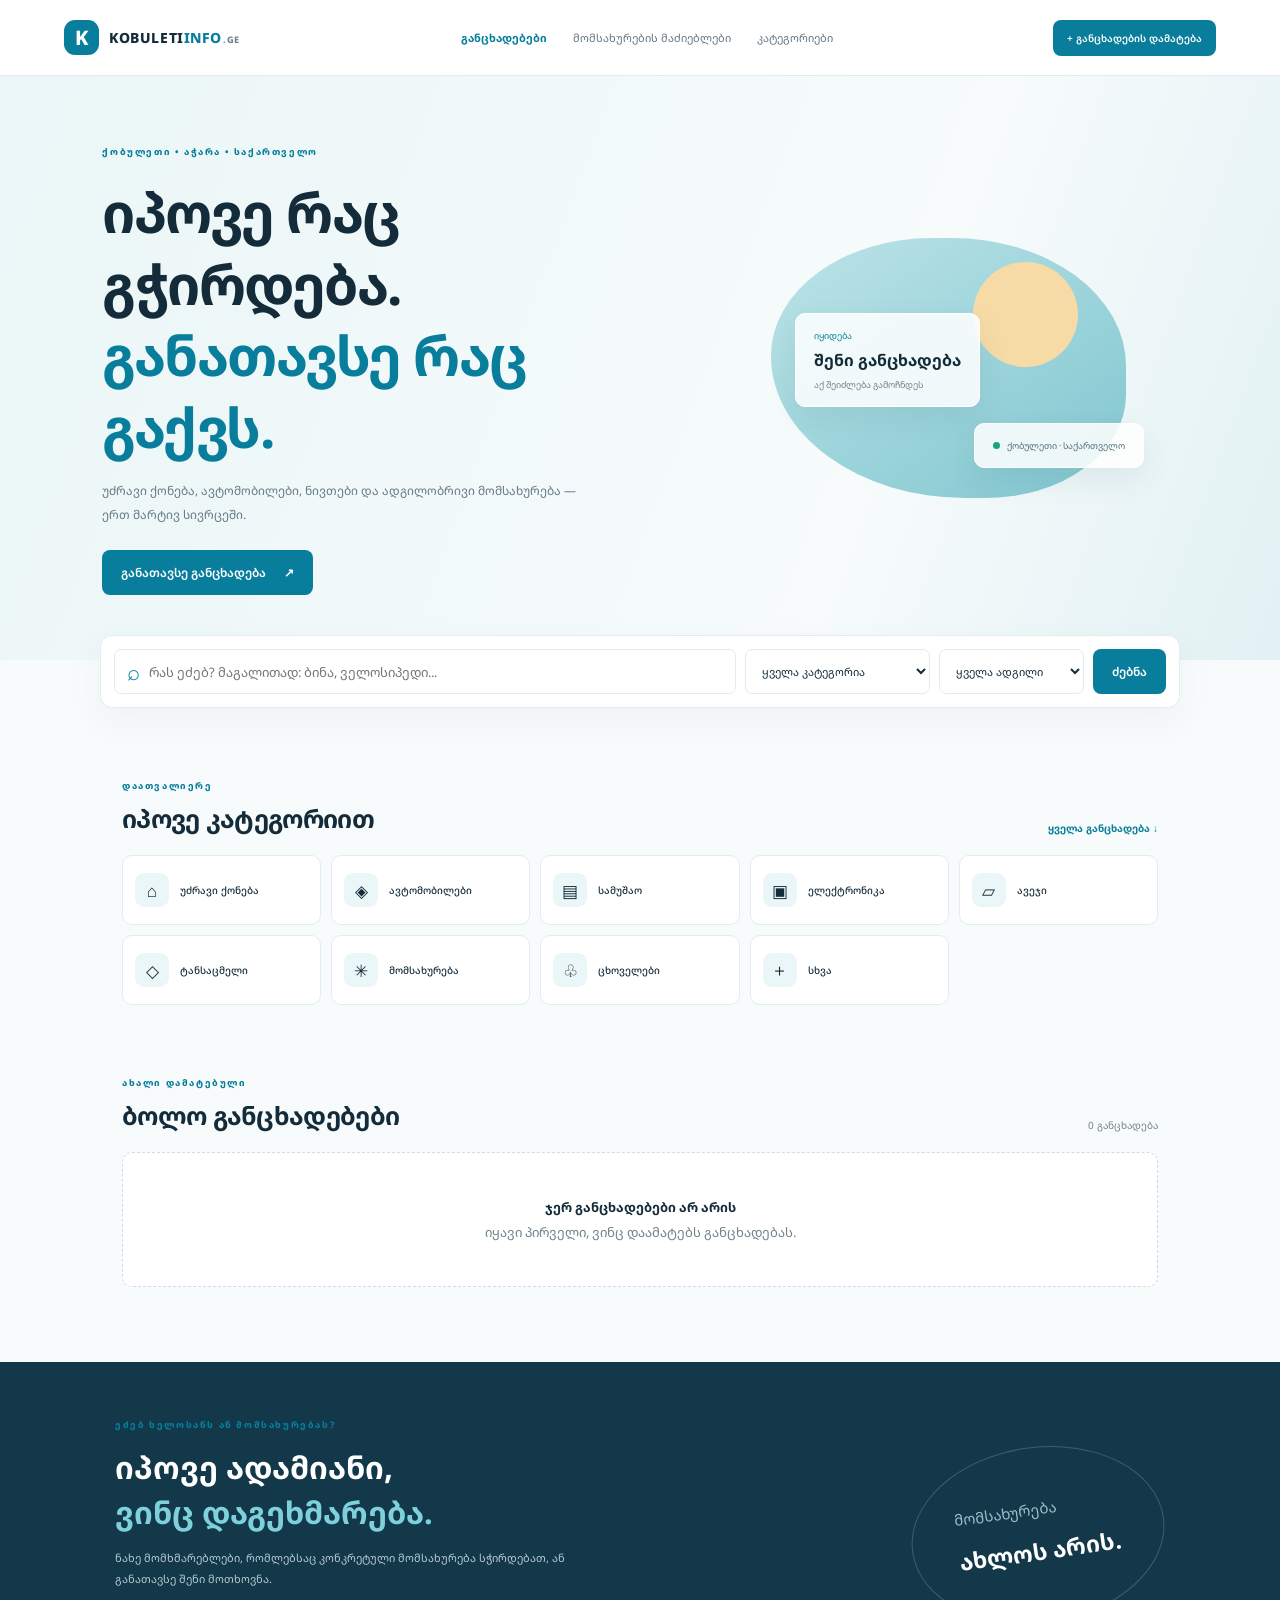
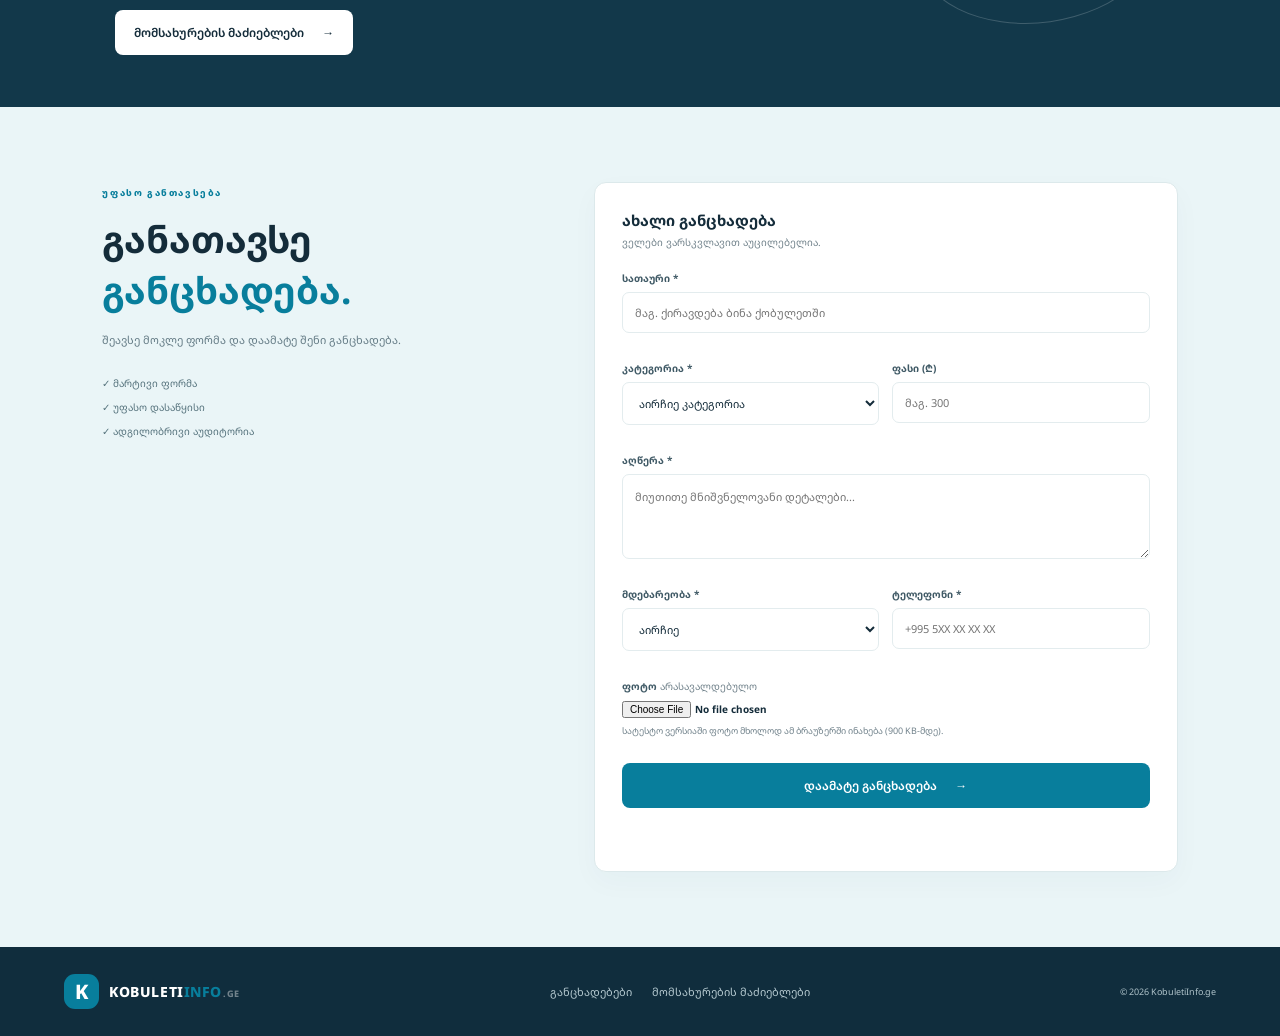
<file: index.html>
<!doctype html>
<html lang="ka">
<head>
<meta charset="utf-8"><meta name="viewport" content="width=device-width,initial-scale=1">
<meta name="description" content="KobuletiInfo.ge — განცხადებები, ადგილობრივი სერვისები და ყველაფერი ქობულეთისთვის.">
<title>KobuletiInfo.ge — განცხადებები და სერვისები</title><link rel="stylesheet" href="style.css">
</head>
<body>
<header class="header"><a class="logo" href="index.html"><span class="logo-icon">K</span><span>KOBULETI<span class="blue">INFO</span><small>.GE</small></span></a>
<nav><a class="active" href="index.html">განცხადებები</a><a href="services.html">მომსახურების მაძიებლები</a><a href="#categories">კატეგორიები</a></nav>
<a class="button header-button" href="#add">+ განცხადების დამატება</a><button class="menu-toggle" id="menuToggle" aria-label="მენიუ">☰</button></header>
<main>
<section class="hero">
<div class="hero-copy"><span class="eyebrow">ქობულეთი • აჭარა • საქართველო</span><h1>იპოვე რაც გჭირდება.<br><span>განათავსე რაც გაქვს.</span></h1><p>უძრავი ქონება, ავტომობილები, ნივთები და ადგილობრივი მომსახურება — ერთ მარტივ სივრცეში.</p><a class="button" href="#add">განათავსე განცხადება <b>↗</b></a></div>
<div class="hero-visual"><div class="visual-circle"></div><div class="visual-card card-top"><span>იყიდება</span><strong>შენი განცხადება</strong><small>აქ შეიძლება გამოჩნდეს</small></div><div class="visual-card card-bottom"><span class="dot"></span> ქობულეთი · საქართველო</div></div>
</section>
<section class="search-wrap"><div class="search-field"><span>⌕</span><input id="searchInput" placeholder="რას ეძებ? მაგალითად: ბინა, ველოსიპედი..."></div><select id="categoryFilter"><option value="">ყველა კატეგორია</option></select><select id="locationFilter"><option value="">ყველა ადგილი</option><option>ქობულეთი</option><option>ბათუმი</option><option>სხვა</option></select><button class="button" id="searchBtn">ძებნა</button></section>
<section class="content-section" id="categories"><div class="section-head"><div><span class="eyebrow">დაათვალიერე</span><h2>იპოვე კატეგორიით</h2></div><a class="plain-link" href="#listings">ყველა განცხადება ↓</a></div><div class="category-grid" id="categoryGrid"></div></section>
<section class="content-section listings-section" id="listings"><div class="section-head"><div><span class="eyebrow">ახალი დამატებული</span><h2>ბოლო განცხადებები</h2></div><span class="muted" id="resultCount">0 განცხადება</span></div><div class="listing-grid" id="listingGrid"></div></section>
<section class="split-promo"><div><span class="eyebrow">ეძებ ხელოსანს ან მომსახურებას?</span><h2>იპოვე ადამიანი,<br><span>ვინც დაგეხმარება.</span></h2><p>ნახე მომხმარებლები, რომლებსაც კონკრეტული მომსახურება სჭირდებათ, ან განათავსე შენი მოთხოვნა.</p><a class="button button-light" href="services.html">მომსახურების მაძიებლები <b>→</b></a></div><div class="promo-mark">მომსახურება<br><strong>ახლოს არის.</strong></div></section>
<section class="add-section" id="add"><div class="add-intro"><span class="eyebrow">უფასო განთავსება</span><h2>განათავსე<br><span>განცხადება.</span></h2><p>შეავსე მოკლე ფორმა და დაამატე შენი განცხადება.</p><div class="mini-points"><span>✓ მარტივი ფორმა</span><span>✓ უფასო დასაწყისი</span><span>✓ ადგილობრივი აუდიტორია</span></div></div>
<form id="listingForm" class="form-card"><h3>ახალი განცხადება</h3><p class="form-sub">ველები ვარსკვლავით აუცილებელია.</p>
<label>სათაური *<input name="title" required maxlength="90" placeholder="მაგ. ქირავდება ბინა ქობულეთში"></label>
<div class="two-col"><label>კატეგორია *<select name="category" id="formCategory" required><option value="">აირჩიე კატეგორია</option></select></label><label>ფასი (₾)<input name="price" type="number" min="0" placeholder="მაგ. 300"></label></div>
<label>აღწერა *<textarea name="description" required rows="3" maxlength="1200" placeholder="მიუთითე მნიშვნელოვანი დეტალები..."></textarea></label>
<div class="two-col"><label>მდებარეობა *<select name="location" required><option value="">აირჩიე</option><option>ქობულეთი</option><option>ბათუმი</option><option>სხვა</option></select></label><label>ტელეფონი *<input name="phone" required type="tel" placeholder="+995 5XX XX XX XX"></label></div>
<label>ფოტო <span class="optional">არასავალდებულო</span><input id="photoInput" type="file" accept="image/*"><small class="hint">სატესტო ვერსიაში ფოტო მხოლოდ ამ ბრაუზერში ინახება (900 KB-მდე).</small></label><div id="photoPreview" class="photo-preview"></div>
<button class="button full" type="submit">დაამატე განცხადება <b>→</b></button><p id="formMessage" class="message" role="status"></p></form></section>
</main>
<footer><a class="logo footer-logo" href="index.html"><span class="logo-icon">K</span><span>KOBULETI<span class="blue">INFO</span><small>.GE</small></span></a><div><a href="index.html">განცხადებები</a><a href="services.html">მომსახურების მაძიებლები</a></div><small>© <span id="year"></span> KobuletiInfo.ge</small></footer>
<script src="app.js"></script></body></html>
</file>
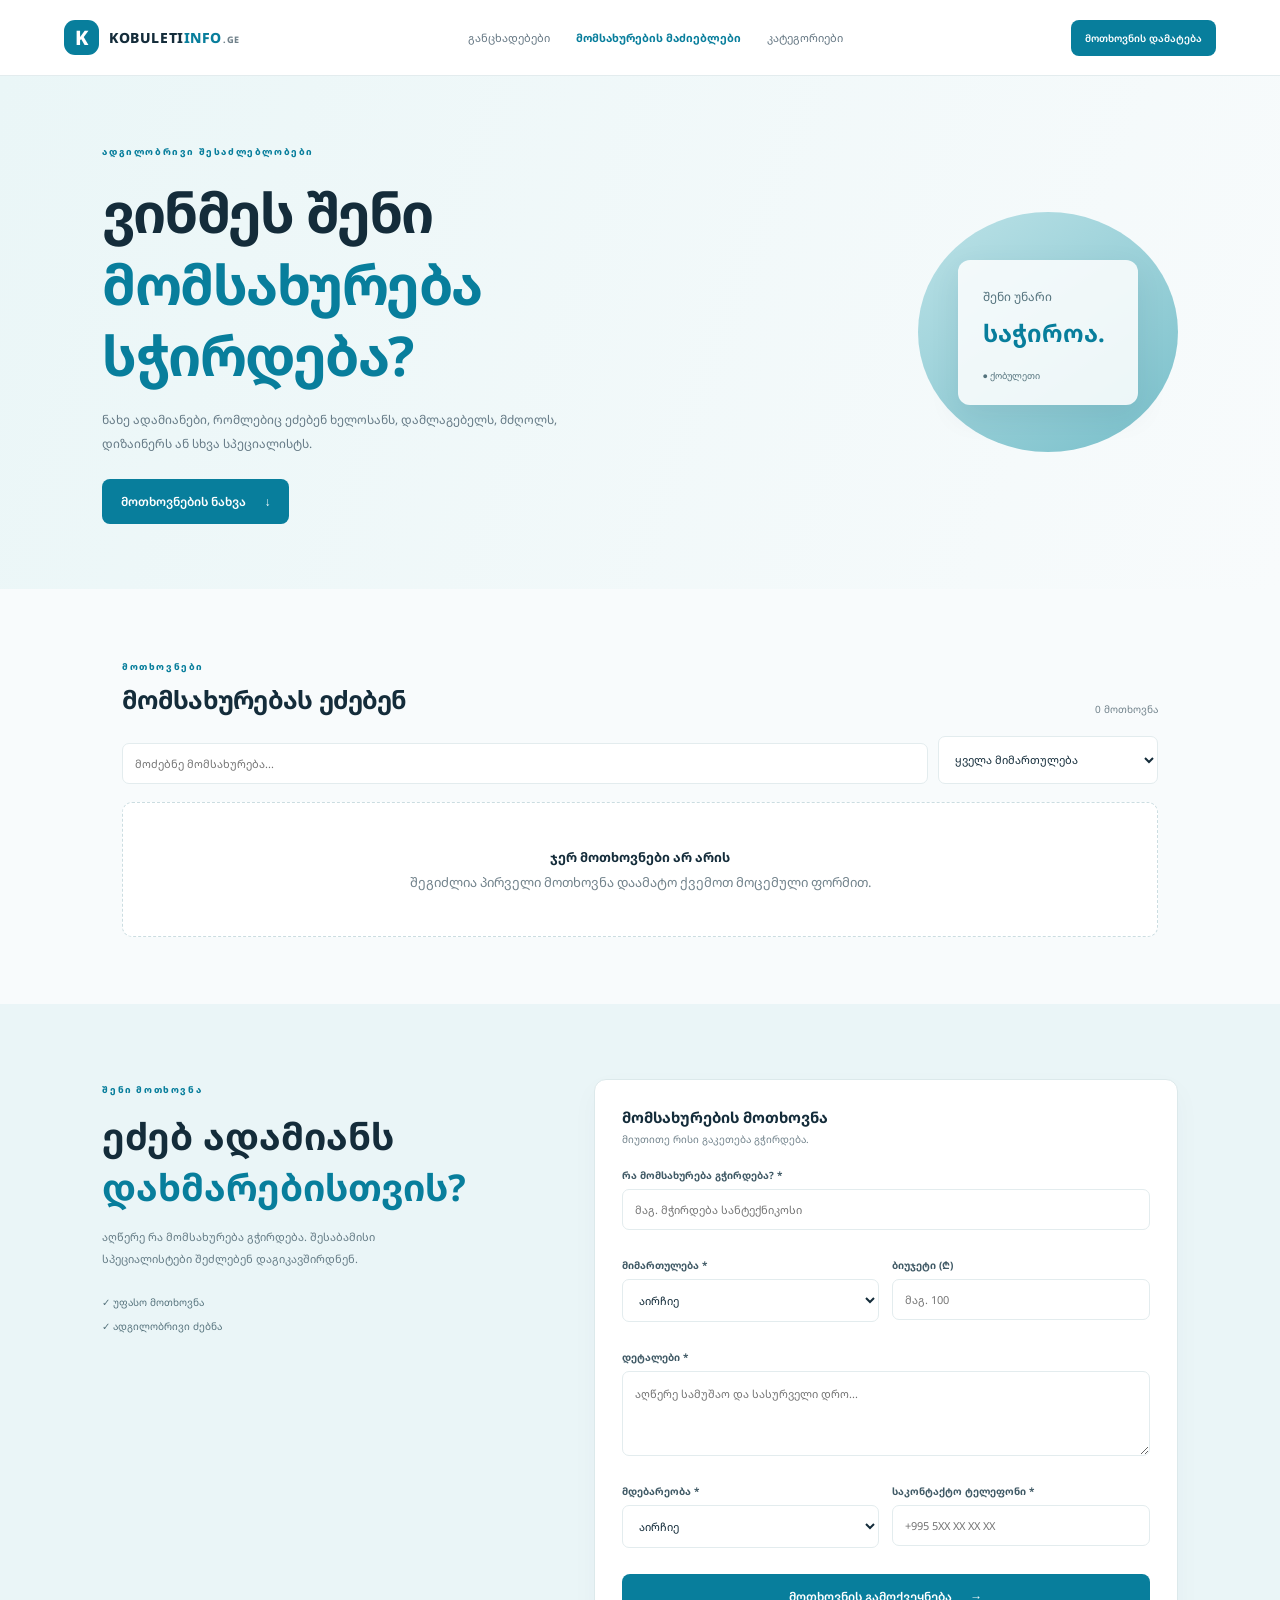
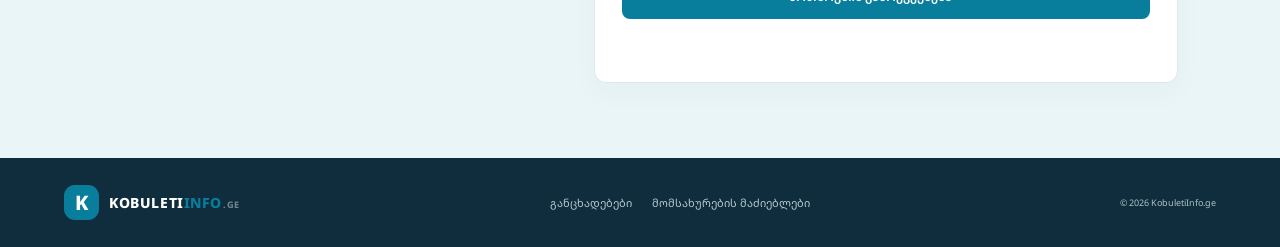
<file: services.html>
<!doctype html>
<html lang="ka"><head><meta charset="utf-8"><meta name="viewport" content="width=device-width,initial-scale=1"><meta name="description" content="იპოვე ადამიანები, რომლებსაც მომსახურება სჭირდებათ, ან განათავსე შენი მოთხოვნა."><title>KobuletiInfo.ge — მომსახურების მაძიებლები</title><link rel="stylesheet" href="style.css"></head>
<body><header class="header"><a class="logo" href="index.html"><span class="logo-icon">K</span><span>KOBULETI<span class="blue">INFO</span><small>.GE</small></span></a><nav><a href="index.html">განცხადებები</a><a class="active" href="services.html">მომსახურების მაძიებლები</a><a href="index.html#categories">კატეგორიები</a></nav><a class="button header-button" href="#request">მოთხოვნის დამატება</a><button class="menu-toggle" id="menuToggle" aria-label="მენიუ">☰</button></header>
<main><section class="service-hero"><div><span class="eyebrow">ადგილობრივი შესაძლებლობები</span><h1>ვინმეს შენი<br><span>მომსახურება სჭირდება?</span></h1><p>ნახე ადამიანები, რომლებიც ეძებენ ხელოსანს, დამლაგებელს, მძღოლს, დიზაინერს ან სხვა სპეციალისტს.</p><a class="button" href="#requests">მოთხოვნების ნახვა <b>↓</b></a></div><div class="service-art"><div class="service-art-inner">შენი უნარი<br><strong>საჭიროა.</strong><span>● ქობულეთი</span></div></div></section>
<section class="content-section" id="requests"><div class="section-head"><div><span class="eyebrow">მოთხოვნები</span><h2>მომსახურებას ეძებენ</h2></div><span class="muted" id="requestCount">0 მოთხოვნა</span></div><div class="request-filters"><input id="requestSearch" placeholder="მოძებნე მომსახურება..."><select id="requestCategory"><option value="">ყველა მიმართულება</option><option>რემონტი და ხელოსანი</option><option>დასუფთავება</option><option>ტრანსპორტი</option><option>ტექნიკა და კომპიუტერი</option><option>სწავლება</option><option>დიზაინი და ონლაინ</option><option>სხვა</option></select></div><div class="request-grid" id="requestGrid"></div></section>
<section class="add-section service-add" id="request"><div class="add-intro"><span class="eyebrow">შენი მოთხოვნა</span><h2>ეძებ ადამიანს<br><span>დახმარებისთვის?</span></h2><p>აღწერე რა მომსახურება გჭირდება. შესაბამისი სპეციალისტები შეძლებენ დაგიკავშირდნენ.</p><div class="mini-points"><span>✓ უფასო მოთხოვნა</span><span>✓ ადგილობრივი ძებნა</span></div></div><form class="form-card" id="requestForm"><h3>მომსახურების მოთხოვნა</h3><p class="form-sub">მიუთითე რისი გაკეთება გჭირდება.</p><label>რა მომსახურება გჭირდება? *<input name="title" required maxlength="90" placeholder="მაგ. მჭირდება სანტექნიკოსი"></label><div class="two-col"><label>მიმართულება *<select name="category" required><option value="">აირჩიე</option><option>რემონტი და ხელოსანი</option><option>დასუფთავება</option><option>ტრანსპორტი</option><option>ტექნიკა და კომპიუტერი</option><option>სწავლება</option><option>დიზაინი და ონლაინ</option><option>სხვა</option></select></label><label>ბიუჯეტი (₾)<input name="budget" type="number" min="0" placeholder="მაგ. 100"></label></div><label>დეტალები *<textarea name="description" rows="3" required maxlength="1000" placeholder="აღწერე სამუშაო და სასურველი დრო..."></textarea></label><div class="two-col"><label>მდებარეობა *<select name="location" required><option value="">აირჩიე</option><option>ქობულეთი</option><option>ბათუმი</option><option>სხვა</option></select></label><label>საკონტაქტო ტელეფონი *<input name="phone" required type="tel" placeholder="+995 5XX XX XX XX"></label></div><button class="button full" type="submit">მოთხოვნის გამოქვეყნება <b>→</b></button><p id="requestMessage" class="message" role="status"></p></form></section></main>
<footer><a class="logo footer-logo" href="index.html"><span class="logo-icon">K</span><span>KOBULETI<span class="blue">INFO</span><small>.GE</small></span></a><div><a href="index.html">განცხადებები</a><a href="services.html">მომსახურების მაძიებლები</a></div><small>© <span id="year"></span> KobuletiInfo.ge</small></footer><script src="services.js"></script></body></html>
</file>
<file: style.css>
@import url('https://fonts.googleapis.com/css2?family=Noto+Sans+Georgian:wght@400;500;600;700;800&display=swap');
:root{--ink:#142c3a;--muted:#71828b;--blue:#087e9c;--cyan:#16a1b4;--pale:#eaf6f7;--line:#e3ecee;--bg:#f8fbfc;--white:#fff}*{box-sizing:border-box}html{scroll-behavior:smooth}body{margin:0;background:var(--bg);color:var(--ink);font-family:'Noto Sans Georgian',sans-serif;font-size:13px}.header{height:76px;padding:0 max(5vw,22px);display:flex;align-items:center;justify-content:space-between;background:#fff;border-bottom:1px solid var(--line);position:sticky;top:0;z-index:10}.logo{display:flex;align-items:center;gap:10px;text-decoration:none;color:var(--ink);font-size:14px;font-weight:800;letter-spacing:.6px}.logo-icon{height:35px;width:35px;border-radius:11px;background:var(--blue);color:white;display:grid;place-items:center;font-size:20px}.logo small{font-size:9px;color:var(--muted);margin-left:2px}.blue{color:var(--blue)}nav{display:flex;gap:26px}nav a,footer a{color:#657783;text-decoration:none;font-size:11px}nav a.active,nav a:hover{color:var(--blue);font-weight:700}.button{border:0;border-radius:8px;padding:14px 19px;background:var(--blue);color:white;text-decoration:none;display:inline-flex;align-items:center;justify-content:center;gap:18px;font:600 12px 'Noto Sans Georgian',sans-serif;cursor:pointer;transition:.2s}.button:hover{background:#06647b;transform:translateY(-1px)}.header-button{padding:11px 14px;font-size:10px}.menu-toggle{display:none;background:none;border:0;font-size:23px;color:var(--ink)}.hero{padding:65px max(8vw,26px);min-height:390px;display:flex;align-items:center;justify-content:space-between;background:linear-gradient(110deg,#eaf6f7,#f7fbfc 68%,#e1f1f3);overflow:hidden}.hero-copy{max-width:570px;position:relative;z-index:1}.eyebrow{font-size:9px;letter-spacing:1.6px;color:var(--blue);font-weight:800}.hero h1,.service-hero h1{font-size:clamp(34px,4.8vw,55px);line-height:1.3;letter-spacing:-1.5px;margin:17px 0}.hero h1 span,.service-hero h1 span,.add-intro h2 span,.split-promo h2 span{color:var(--blue)}.hero p,.service-hero p{max-width:490px;color:#647985;line-height:2;margin:0 0 23px;font-size:12px}.hero-visual{width:355px;height:260px;margin-right:4vw;border-radius:48% 52% 42% 58%;background:linear-gradient(145deg,#bde4e8,#80c6d0);position:relative;display:grid;place-items:center}.visual-circle{position:absolute;width:105px;height:105px;border-radius:50%;background:#f6dba7;right:48px;top:24px}.visual-card{position:absolute;background:#ffffffd9;box-shadow:0 12px 30px #194a5b15;border:1px solid #ffffff;border-radius:10px;padding:15px 18px;display:flex;flex-direction:column;gap:7px}.card-top{left:24px;top:75px}.card-top span{font-size:9px;color:var(--blue)}.card-top strong{font-size:16px}.card-top small{font-size:9px;color:var(--muted)}.card-bottom{right:-18px;bottom:30px;flex-direction:row;align-items:center;font-size:9px;color:#52707b}.dot{width:7px;height:7px;background:#1aa47d;border-radius:50%}.search-wrap{max-width:1080px;margin:-25px auto 0;position:relative;z-index:2;background:#fff;padding:13px;border:1px solid var(--line);border-radius:12px;box-shadow:0 12px 35px #173c4b0c;display:grid;grid-template-columns:1fr 185px 145px auto;gap:9px}.search-field{display:flex;align-items:center;gap:9px;border:1px solid var(--line);border-radius:7px;padding:0 12px}.search-field span{font-size:22px;color:var(--blue)}input,select,textarea{font:inherit;color:var(--ink)}.search-field input{border:0;outline:0;width:100%;padding:12px 0}.search-wrap select,.request-filters select{border:1px solid var(--line);border-radius:7px;padding:12px;background:#fff;outline-color:var(--blue);font-size:11px}.content-section{max-width:1080px;margin:67px auto;padding:0 22px}.section-head{display:flex;justify-content:space-between;align-items:end;margin-bottom:20px}.section-head h2,.how-title{font-size:25px;margin:8px 0 0;letter-spacing:-.7px}.muted{font-size:10px;color:var(--muted)}.plain-link{font-size:10px;color:var(--blue);text-decoration:none;font-weight:700}.category-grid{display:grid;grid-template-columns:repeat(5,1fr);gap:10px}.category-item{padding:17px 12px;border:1px solid var(--line);border-radius:10px;background:#fff;text-align:left;cursor:pointer;display:flex;align-items:center;gap:11px;color:var(--ink);font:500 10px 'Noto Sans Georgian',sans-serif;transition:.2s}.category-item:hover,.category-item.selected{border-color:#a8d3da;background:var(--pale)}.cat-icon{width:34px;height:34px;border-radius:9px;background:var(--pale);display:grid;place-items:center;font-size:17px}.listing-grid{display:grid;grid-template-columns:repeat(3,1fr);gap:15px}.listing-card,.request-card{background:#fff;border:1px solid var(--line);border-radius:11px;overflow:hidden;transition:.2s}.listing-card:hover,.request-card:hover{transform:translateY(-3px);box-shadow:0 12px 28px #153c4b10}.listing-photo{height:165px;background:linear-gradient(135deg,#e5f1f3,#f7fafb);display:grid;place-items:center;color:#9bb7bf;font-size:32px;overflow:hidden}.listing-photo img{width:100%;height:100%;object-fit:cover}.listing-body,.request-body{padding:16px}.tag{font-size:9px;color:var(--blue);font-weight:800}.listing-body h3,.request-body h3{font-size:12px;line-height:1.7;margin:8px 0}.price{font-size:16px;font-weight:800;margin:9px 0}.meta{display:flex;justify-content:space-between;gap:8px;color:var(--muted);font-size:9px}.listing-body p,.request-body p{font-size:10px;line-height:1.8;color:#687d87}.phone-link{display:inline-block;margin-top:8px;color:var(--blue);text-decoration:none;font-size:10px;font-weight:700}.empty-state{grid-column:1/-1;text-align:center;padding:45px 20px;border:1px dashed #cbdde1;border-radius:10px;background:#fff;color:var(--muted)}.empty-state strong{display:block;color:var(--ink);font-size:13px;margin-bottom:7px}.split-promo{margin-top:75px;padding:52px max(9vw,25px);background:#12384a;color:#fff;display:flex;align-items:center;justify-content:space-between;overflow:hidden}.split-promo h2{font-size:31px;line-height:1.45;margin:13px 0}.split-promo h2 span{color:#7ed0dc}.split-promo p{max-width:450px;color:#b6cbd2;font-size:11px;line-height:1.9;margin-bottom:20px}.button-light{background:#fff;color:var(--ink)}.button-light:hover{background:#e9f5f6}.promo-mark{font-size:15px;color:#9cbec7;line-height:2.2;padding:45px;border:1px solid #ffffff30;border-radius:50%;transform:rotate(-8deg)}.promo-mark strong{font-size:23px;color:#fff}.add-section{padding:75px max(8vw,24px);background:#eaf5f7;display:grid;grid-template-columns:.8fr 1.2fr;gap:8vw;align-items:start}.add-intro{position:sticky;top:110px}.add-intro h2{font-size:37px;line-height:1.4;margin:13px 0}.add-intro p{max-width:340px;color:#657c86;line-height:2;font-size:11px}.mini-points{display:flex;flex-direction:column;gap:10px;margin-top:25px;color:#55727c;font-size:10px}.form-card{background:#fff;border:1px solid #dce9eb;border-radius:12px;padding:27px;box-shadow:0 10px 28px #1a4c5c08}.form-card h3{font-size:15px;margin:0 0 5px}.form-sub{font-size:10px;color:var(--muted);margin:0 0 22px}.form-card label{display:block;font-size:10px;font-weight:700;margin:14px 0;color:#405a66}.form-card input:not([type=file]),.form-card select,.form-card textarea,.request-filters input{display:block;width:100%;margin-top:7px;padding:12px;border:1px solid var(--line);border-radius:7px;background:#fff;outline-color:var(--blue);font:11px 'Noto Sans Georgian',sans-serif}.form-card textarea{resize:vertical;line-height:1.8}.two-col{display:grid;grid-template-columns:1fr 1fr;gap:13px}.optional,.hint{color:var(--muted);font-weight:400}.form-card input[type=file]{display:block;margin-top:8px;font-size:10px;max-width:100%}.hint{display:block;font-size:9px;margin-top:6px}.photo-preview img{max-width:130px;max-height:90px;border-radius:7px;object-fit:cover}.full{width:100%;margin-top:12px}.message{text-align:center;color:var(--blue);font-size:10px;min-height:16px}.service-hero{padding:65px max(8vw,26px);background:linear-gradient(110deg,#eaf6f7,#f8fbfc);display:flex;align-items:center;justify-content:space-between;min-height:350px}.service-hero>div:first-child{max-width:590px}.service-art{width:260px;height:240px;border-radius:50%;background:linear-gradient(145deg,#bce2e7,#78bfca);display:grid;place-items:center}.service-art-inner{width:180px;height:145px;background:#ffffffd9;border-radius:12px;box-shadow:0 10px 30px #17445518;padding:25px;color:#53727c;font-size:12px;line-height:2}.service-art-inner strong{font-size:24px;color:var(--blue)}.service-art-inner span{display:block;font-size:9px;margin-top:10px}.request-filters{display:grid;grid-template-columns:1fr 220px;gap:10px;margin-bottom:18px}.request-grid{display:grid;grid-template-columns:repeat(3,1fr);gap:15px}.request-body .budget{font-size:13px;font-weight:800;margin:10px 0}.request-card .request-footer{padding:0 16px 16px}.service-add{margin-top:20px}footer{background:#102d3d;padding:27px max(5vw,22px);display:flex;align-items:center;justify-content:space-between;gap:20px;color:#afc3ca}footer .logo{color:white}footer div{display:flex;gap:20px}footer a{color:#b4c8cf}footer>small{font-size:9px}
@media(max-width:850px){.header{padding:0 17px}.header nav{display:none}.menu-toggle{display:block}.header-button{margin-left:auto;margin-right:14px}.hero{padding:50px 25px}.hero-visual{width:240px;height:210px;margin-right:-80px;opacity:.75}.search-wrap{margin:15px 15px 0;grid-template-columns:1fr 1fr}.search-field{grid-column:1/-1}.search-wrap .button{grid-column:1/-1}.category-grid{grid-template-columns:repeat(3,1fr)}.add-section{grid-template-columns:1fr;gap:22px}.add-intro{position:static}.listing-grid,.request-grid{grid-template-columns:repeat(2,1fr)}.promo-mark{margin-right:-80px;opacity:.7}.service-hero{padding:50px 25px}.service-art{margin-right:-65px;opacity:.65}}
@media(max-width:540px){.header{height:65px}.logo{font-size:11px}.header-button{font-size:9px;padding:10px}.hero{min-height:330px}.hero-visual{position:absolute;right:0;opacity:.22}.hero h1,.service-hero h1{font-size:35px}.hero-copy{z-index:1}.search-wrap{grid-template-columns:1fr}.search-field,.search-wrap .button{grid-column:auto}.content-section{margin:50px auto}.section-head{align-items:start;flex-direction:column;gap:8px}.category-grid{grid-template-columns:repeat(2,1fr)}.listing-grid,.request-grid{grid-template-columns:1fr}.listing-photo{height:190px}.split-promo{padding:42px 25px}.split-promo h2{font-size:27px}.promo-mark{display:none}.add-section{padding:50px 17px}.add-intro h2{font-size:31px}.form-card{padding:19px}.two-col{grid-template-columns:1fr;gap:0}.service-hero{min-height:320px}.service-art{position:absolute;right:0;opacity:.18}footer{align-items:flex-start;flex-direction:column}footer div{flex-direction:column;gap:9px}}
</file>
